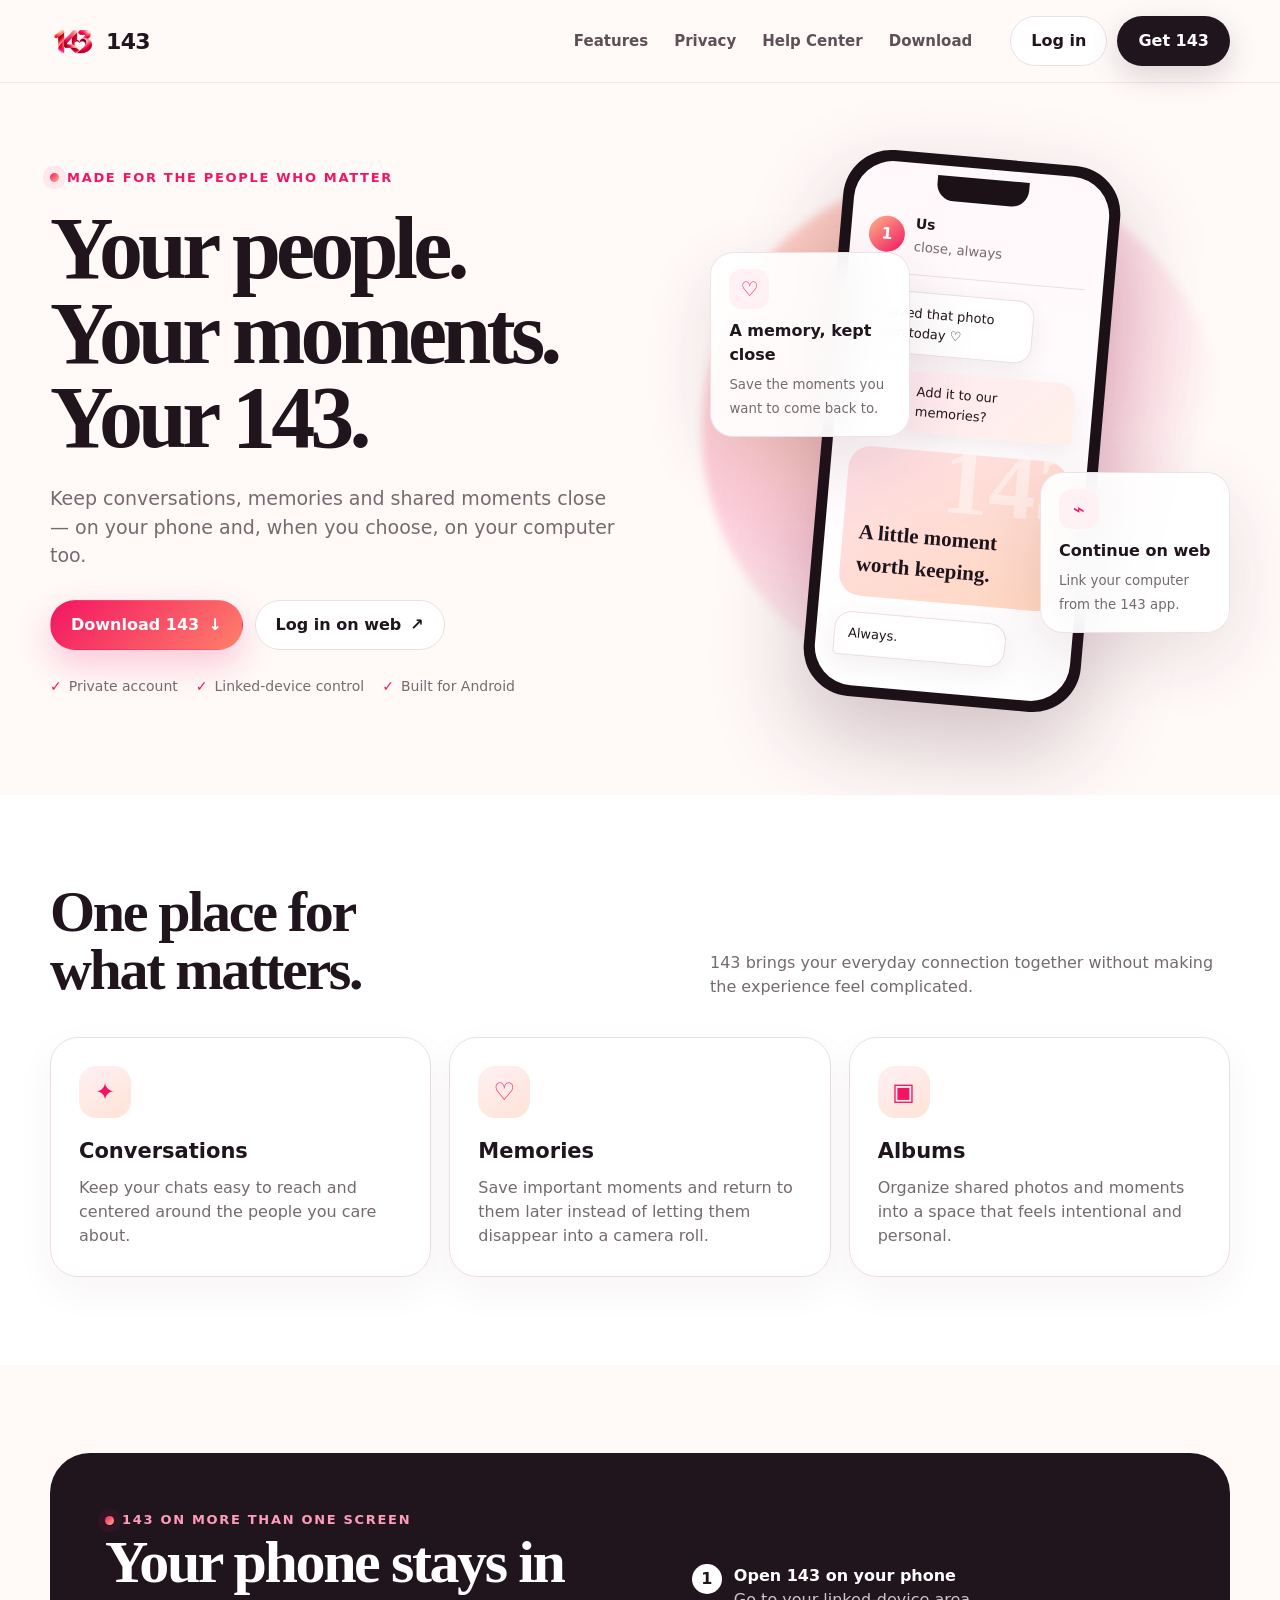
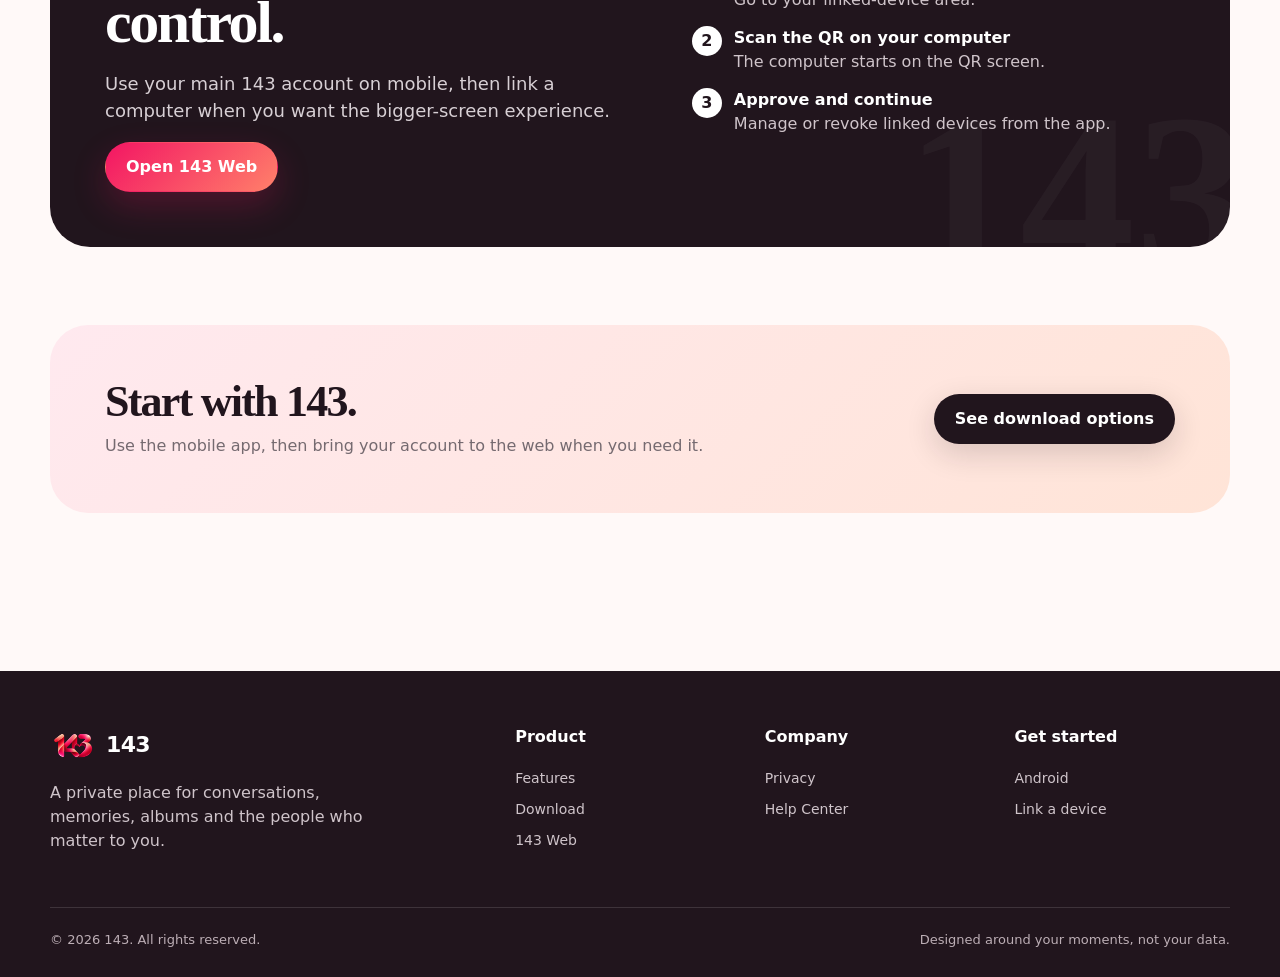
<file: index.html>
<!doctype html><html lang="en"><head><meta charset="utf-8"><meta name="viewport" content="width=device-width,initial-scale=1"><meta name="theme-color" content="#fff9f8"><meta name="description" content="143 — private conversations, memories and linked-device access."><title>143 — Stay close to what matters</title><link rel="icon" href="assets/logo.png"><link rel="stylesheet" href="assets/styles.css"></head><body><header class="site-header"><div class="container nav">
      <a class="brand" href="index.html"><img src="assets/logo.png" alt="143 logo"><span>143</span></a>
      <nav class="nav-links" aria-label="Main navigation">
        <a href="features.html">Features</a>
        <a href="privacy.html">Privacy</a>
        <a href="help.html">Help Center</a>
        <a href="download.html">Download</a>
      </nav>
      <div class="nav-actions"><a class="btn btn-light" href="login.html">Log in</a><a class="btn btn-dark" href="download.html">Get 143</a></div>
      <button class="menu-toggle" aria-label="Open menu">☰</button>
    </div></header><main>
<section class="hero"><div class="container hero-grid"><div>
  <div class="kicker"><span class="kicker-dot"></span>Made for the people who matter</div>
  <h1>Your people.<br>Your moments.<br>Your 143.</h1>
  <p>Keep conversations, memories and shared moments close — on your phone and, when you choose, on your computer too.</p>
  <div class="hero-actions"><a class="btn btn-primary" href="download.html">Download 143 <span>↓</span></a><a class="btn btn-light" href="login.html">Log in on web <span>↗</span></a></div>
  <div class="mini-note"><span>Private account</span><span>Linked-device control</span><span>Built for Android</span></div>
</div><div class="hero-art" aria-label="143 app preview">
  <div class="aura"></div><div class="floating-card float-one"><div class="icon-circle">♡</div><strong>A memory, kept close</strong><small>Save the moments you want to come back to.</small></div>
  <div class="phone"><div class="phone-screen"><div class="phone-notch"></div><div class="chat-top"><div class="avatar">1</div><div class="chat-title"><b>Us</b><small>close, always</small></div></div><div class="bubble left">I saved that photo from today ♡</div><div class="bubble right">Add it to our memories?</div><div class="memory-card">A little moment worth keeping.</div><div class="bubble left">Always.</div></div></div>
  <div class="floating-card float-two"><div class="icon-circle">⌁</div><strong>Continue on web</strong><small>Link your computer from the 143 app.</small></div>
</div></div></section>
<section class="section section-soft"><div class="container"><div class="section-head"><h2>One place for<br>what matters.</h2><p>143 brings your everyday connection together without making the experience feel complicated.</p></div><div class="card-grid">
  <article class="feature-card"><div class="feature-icon">✦</div><h3>Conversations</h3><p>Keep your chats easy to reach and centered around the people you care about.</p></article>
  <article class="feature-card"><div class="feature-icon">♡</div><h3>Memories</h3><p>Save important moments and return to them later instead of letting them disappear into a camera roll.</p></article>
  <article class="feature-card"><div class="feature-icon">▣</div><h3>Albums</h3><p>Organize shared photos and moments into a space that feels intentional and personal.</p></article>
</div></div></section>
<section class="section"><div class="container"><div class="story-band"><div><div class="kicker" style="color:#ff9cb8"><span class="kicker-dot"></span>143 on more than one screen</div><h2>Your phone stays in control.</h2><p>Use your main 143 account on mobile, then link a computer when you want the bigger-screen experience.</p><a class="btn btn-primary" href="login.html">Open 143 Web</a></div><div class="story-points"><div class="story-point"><i>1</i><div><b>Open 143 on your phone</b><br><span style="color:#cfc4ca">Go to your linked-device area.</span></div></div><div class="story-point"><i>2</i><div><b>Scan the QR on your computer</b><br><span style="color:#cfc4ca">The computer starts on the QR screen.</span></div></div><div class="story-point"><i>3</i><div><b>Approve and continue</b><br><span style="color:#cfc4ca">Manage or revoke linked devices from the app.</span></div></div></div></div>
<div class="cta-panel"><div><h2>Start with 143.</h2><p>Use the mobile app, then bring your account to the web when you need it.</p></div><a class="btn btn-dark" href="download.html">See download options</a></div></div></section>
</main><footer class="site-footer"><div class="container">
      <div class="footer-grid">
        <div class="footer-brand"><a class="brand" href="index.html"><img src="assets/logo.png" alt="143 logo"><span>143</span></a><p>A private place for conversations, memories, albums and the people who matter to you.</p></div>
        <div class="footer-col"><b>Product</b><a href="features.html">Features</a><a href="download.html">Download</a><a href="login.html">143 Web</a></div>
        <div class="footer-col"><b>Company</b><a href="privacy.html">Privacy</a><a href="help.html">Help Center</a></div>
        <div class="footer-col"><b>Get started</b><a href="download.html">Android</a><a href="login.html">Link a device</a></div>
      </div>
      <div class="footer-bottom"><span>© <span data-year></span> 143. All rights reserved.</span><span>Designed around your moments, not your data.</span></div>
    </div></footer><script src="assets/app.js"></script></body></html>
</file>
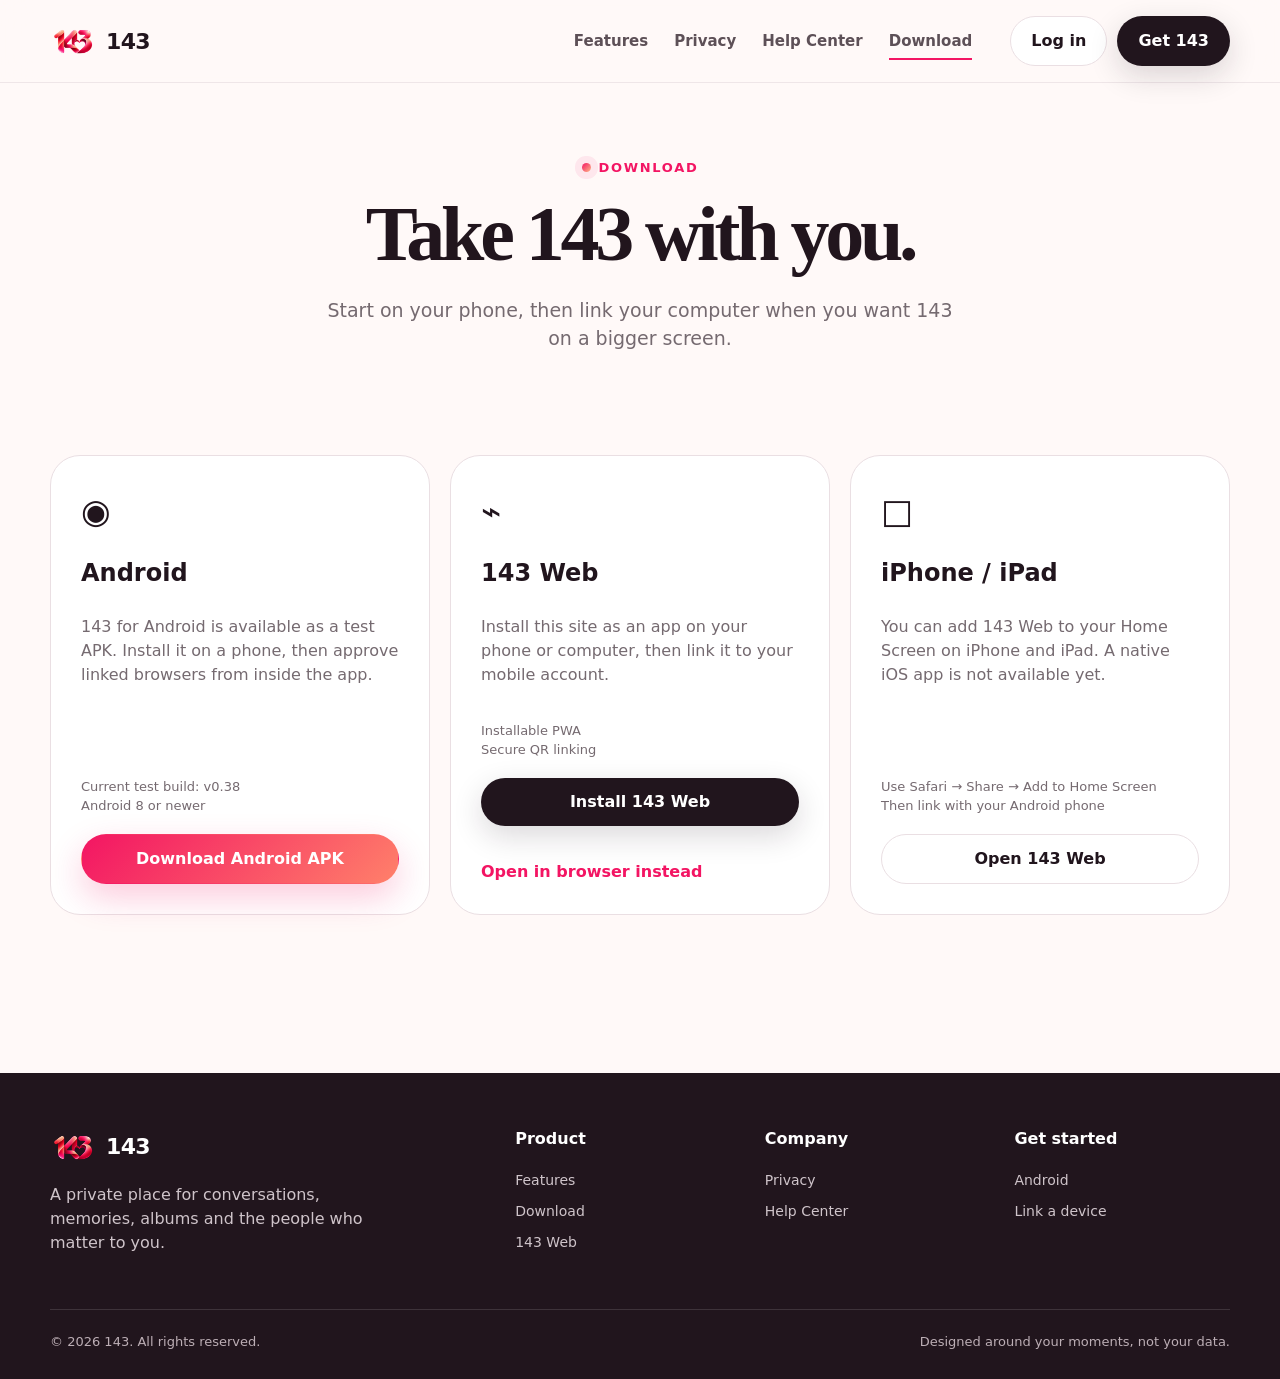
<file: download.html>
<!doctype html><html lang="en"><head><meta charset="utf-8"><meta name="viewport" content="width=device-width,initial-scale=1"><meta name="theme-color" content="#fff9f8"><meta name="description" content="143 — private conversations, memories and linked-device access."><title>Download — 143</title><link rel="icon" href="assets/logo.png"><link rel="stylesheet" href="assets/styles.css"></head><body><header class="site-header"><div class="container nav">
      <a class="brand" href="index.html"><img src="assets/logo.png" alt="143 logo"><span>143</span></a>
      <nav class="nav-links" aria-label="Main navigation">
        <a href="features.html">Features</a>
        <a href="privacy.html">Privacy</a>
        <a href="help.html">Help Center</a>
        <a href="download.html" class="active">Download</a>
      </nav>
      <div class="nav-actions"><a class="btn btn-light" href="login.html">Log in</a><a class="btn btn-dark" href="download.html">Get 143</a></div>
      <button class="menu-toggle" aria-label="Open menu">☰</button>
    </div></header><main><section class="page-hero"><div class="container"><div class="kicker"><span class="kicker-dot"></span>Download</div><h1>Take 143 with you.</h1><p>Start on your phone, then link your computer when you want 143 on a bigger screen.</p></div></section>
<section class="section" style="padding-top:24px"><div class="container"><div class="download-grid">
<article class="download-card"><div class="platform-icon">◉</div><h2>Android</h2><p>143 for Android is available as a test APK. Install it on a phone, then approve linked browsers from inside the app.</p><div class="meta">Current test build: v0.38<br>Android 8 or newer</div><a class="btn btn-primary" href="https://github.com/Klegyoag/143-link-site/releases/download/v0.38.0-test/143_M38_ARM64_TEST.apk">Download Android APK</a></article>
<article class="download-card"><div class="platform-icon">⌁</div><h2>143 Web</h2><p>Install this site as an app on your phone or computer, then link it to your mobile account.</p><div class="meta">Installable PWA<br>Secure QR linking</div><button class="btn btn-dark" id="installPwa" type="button">Install 143 Web</button><div class="install-hint" id="installHint"></div><a class="text-link" href="login.html">Open in browser instead</a></article>
<article class="download-card"><div class="platform-icon">□</div><h2>iPhone / iPad</h2><p>You can add 143 Web to your Home Screen on iPhone and iPad. A native iOS app is not available yet.</p><div class="meta">Use Safari → Share → Add to Home Screen<br>Then link with your Android phone</div><a class="btn btn-light" href="login.html">Open 143 Web</a></article>
</div></div></section></main><footer class="site-footer"><div class="container">
      <div class="footer-grid">
        <div class="footer-brand"><a class="brand" href="index.html"><img src="assets/logo.png" alt="143 logo"><span>143</span></a><p>A private place for conversations, memories, albums and the people who matter to you.</p></div>
        <div class="footer-col"><b>Product</b><a href="features.html">Features</a><a href="download.html">Download</a><a href="login.html">143 Web</a></div>
        <div class="footer-col"><b>Company</b><a href="privacy.html">Privacy</a><a href="help.html">Help Center</a></div>
        <div class="footer-col"><b>Get started</b><a href="download.html">Android</a><a href="login.html">Link a device</a></div>
      </div>
      <div class="footer-bottom"><span>© <span data-year></span> 143. All rights reserved.</span><span>Designed around your moments, not your data.</span></div>
    </div></footer><script src="assets/app.js"></script></body></html>
</file>
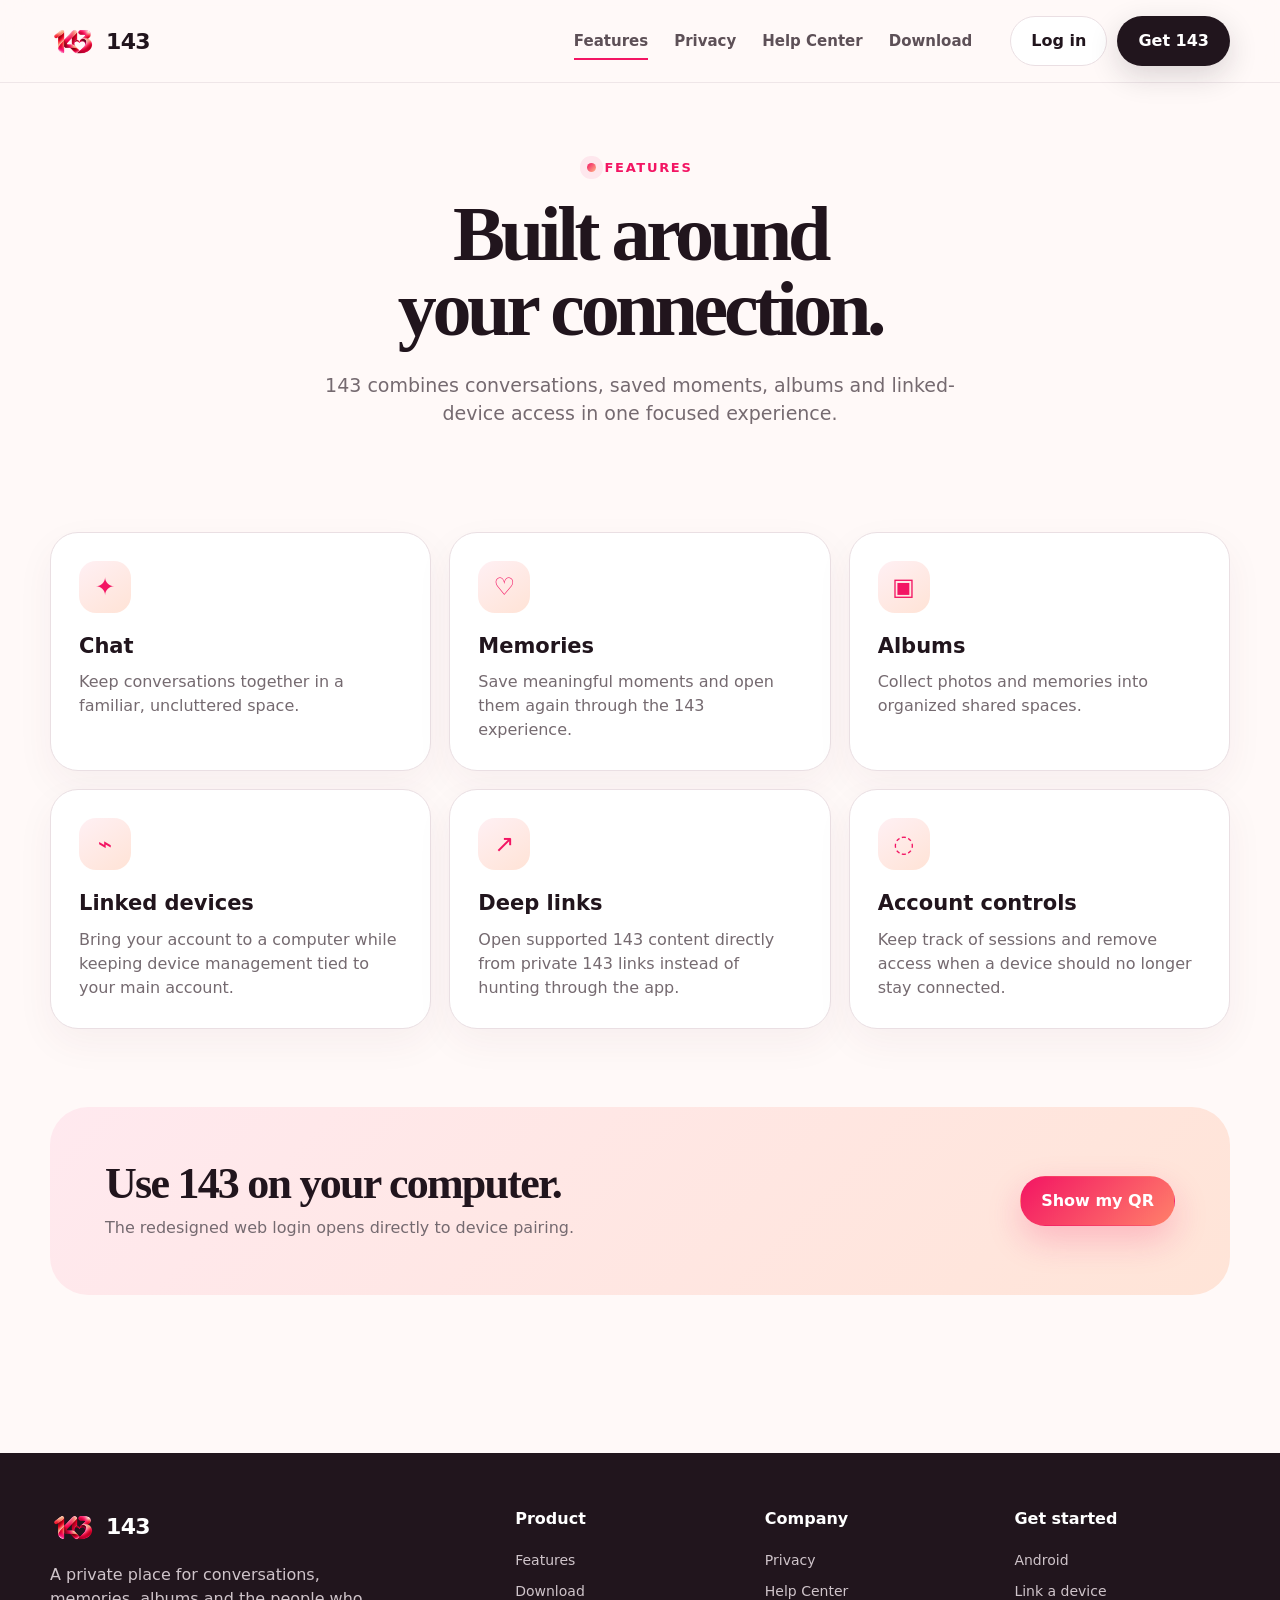
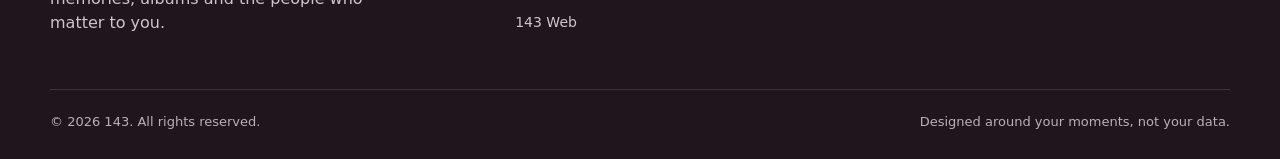
<file: features.html>
<!doctype html><html lang="en"><head><meta charset="utf-8"><meta name="viewport" content="width=device-width,initial-scale=1"><meta name="theme-color" content="#fff9f8"><meta name="description" content="143 — private conversations, memories and linked-device access."><title>Features — 143</title><link rel="icon" href="assets/logo.png"><link rel="stylesheet" href="assets/styles.css"></head><body><header class="site-header"><div class="container nav">
      <a class="brand" href="index.html"><img src="assets/logo.png" alt="143 logo"><span>143</span></a>
      <nav class="nav-links" aria-label="Main navigation">
        <a href="features.html" class="active">Features</a>
        <a href="privacy.html">Privacy</a>
        <a href="help.html">Help Center</a>
        <a href="download.html">Download</a>
      </nav>
      <div class="nav-actions"><a class="btn btn-light" href="login.html">Log in</a><a class="btn btn-dark" href="download.html">Get 143</a></div>
      <button class="menu-toggle" aria-label="Open menu">☰</button>
    </div></header><main><section class="page-hero"><div class="container"><div class="kicker"><span class="kicker-dot"></span>Features</div><h1>Built around<br>your connection.</h1><p>143 combines conversations, saved moments, albums and linked-device access in one focused experience.</p></div></section>
<section class="section" style="padding-top:26px"><div class="container"><div class="card-grid">
<article class="feature-card"><div class="feature-icon">✦</div><h3>Chat</h3><p>Keep conversations together in a familiar, uncluttered space.</p></article>
<article class="feature-card"><div class="feature-icon">♡</div><h3>Memories</h3><p>Save meaningful moments and open them again through the 143 experience.</p></article>
<article class="feature-card"><div class="feature-icon">▣</div><h3>Albums</h3><p>Collect photos and memories into organized shared spaces.</p></article>
<article class="feature-card"><div class="feature-icon">⌁</div><h3>Linked devices</h3><p>Bring your account to a computer while keeping device management tied to your main account.</p></article>
<article class="feature-card"><div class="feature-icon">↗</div><h3>Deep links</h3><p>Open supported 143 content directly from private 143 links instead of hunting through the app.</p></article>
<article class="feature-card"><div class="feature-icon">◌</div><h3>Account controls</h3><p>Keep track of sessions and remove access when a device should no longer stay connected.</p></article>
</div><div class="cta-panel"><div><h2>Use 143 on your computer.</h2><p>The redesigned web login opens directly to device pairing.</p></div><a class="btn btn-primary" href="login.html">Show my QR</a></div></div></section></main><footer class="site-footer"><div class="container">
      <div class="footer-grid">
        <div class="footer-brand"><a class="brand" href="index.html"><img src="assets/logo.png" alt="143 logo"><span>143</span></a><p>A private place for conversations, memories, albums and the people who matter to you.</p></div>
        <div class="footer-col"><b>Product</b><a href="features.html">Features</a><a href="download.html">Download</a><a href="login.html">143 Web</a></div>
        <div class="footer-col"><b>Company</b><a href="privacy.html">Privacy</a><a href="help.html">Help Center</a></div>
        <div class="footer-col"><b>Get started</b><a href="download.html">Android</a><a href="login.html">Link a device</a></div>
      </div>
      <div class="footer-bottom"><span>© <span data-year></span> 143. All rights reserved.</span><span>Designed around your moments, not your data.</span></div>
    </div></footer><script src="assets/app.js"></script></body></html>
</file>
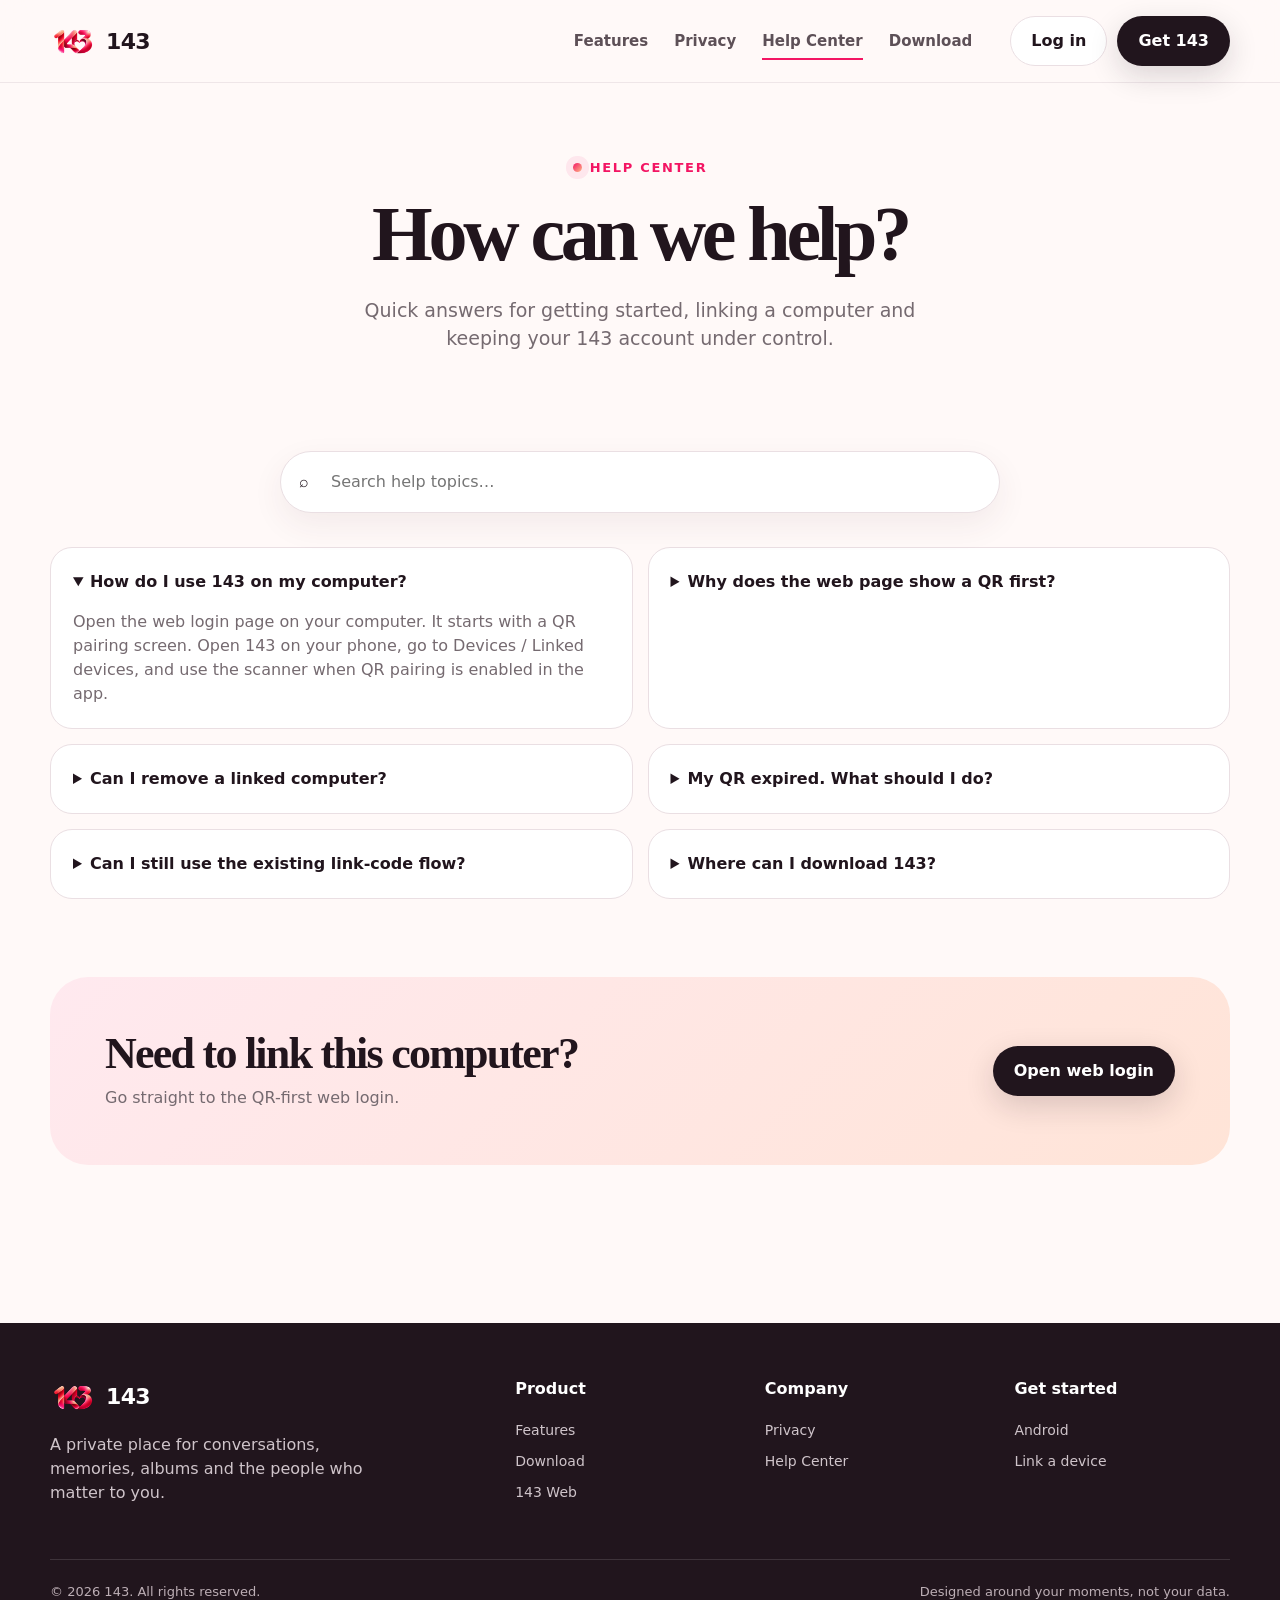
<file: help.html>
<!doctype html><html lang="en"><head><meta charset="utf-8"><meta name="viewport" content="width=device-width,initial-scale=1"><meta name="theme-color" content="#fff9f8"><meta name="description" content="143 — private conversations, memories and linked-device access."><title>Help Center — 143</title><link rel="icon" href="assets/logo.png"><link rel="stylesheet" href="assets/styles.css"></head><body><header class="site-header"><div class="container nav">
      <a class="brand" href="index.html"><img src="assets/logo.png" alt="143 logo"><span>143</span></a>
      <nav class="nav-links" aria-label="Main navigation">
        <a href="features.html">Features</a>
        <a href="privacy.html">Privacy</a>
        <a href="help.html" class="active">Help Center</a>
        <a href="download.html">Download</a>
      </nav>
      <div class="nav-actions"><a class="btn btn-light" href="login.html">Log in</a><a class="btn btn-dark" href="download.html">Get 143</a></div>
      <button class="menu-toggle" aria-label="Open menu">☰</button>
    </div></header><main><section class="page-hero"><div class="container"><div class="kicker"><span class="kicker-dot"></span>Help Center</div><h1>How can we help?</h1><p>Quick answers for getting started, linking a computer and keeping your 143 account under control.</p></div></section>
<section class="section" style="padding-top:20px"><div class="container"><div class="help-search"><span>⌕</span><input id="helpSearch" type="search" placeholder="Search help topics…" aria-label="Search help topics"></div><div class="faq-grid">
<details class="faq" open><summary>How do I use 143 on my computer?</summary><p>Open the web login page on your computer. It starts with a QR pairing screen. Open 143 on your phone, go to Devices / Linked devices, and use the scanner when QR pairing is enabled in the app.</p></details>
<details class="faq"><summary>Why does the web page show a QR first?</summary><p>The intended flow keeps the phone as the trusted primary device. The computer asks to be linked instead of making password entry the first step.</p></details>
<details class="faq"><summary>Can I remove a linked computer?</summary><p>Yes. Linked-device access should be revocable from the Devices area in the mobile app.</p></details>
<details class="faq"><summary>My QR expired. What should I do?</summary><p>Refresh the web login page to generate a new pairing session once live server-backed QR pairing is connected.</p></details>
<details class="faq"><summary>Can I still use the existing link-code flow?</summary><p>Yes. The web login keeps the current username/password and link ID/token flow as a fallback while QR pairing is being wired to the backend.</p></details>
<details class="faq"><summary>Where can I download 143?</summary><p>Open the Download page to see the Android and web options. Store links can be connected there when official distribution URLs are ready.</p></details>
</div><div class="cta-panel"><div><h2>Need to link this computer?</h2><p>Go straight to the QR-first web login.</p></div><a class="btn btn-dark" href="login.html">Open web login</a></div></div></section></main><footer class="site-footer"><div class="container">
      <div class="footer-grid">
        <div class="footer-brand"><a class="brand" href="index.html"><img src="assets/logo.png" alt="143 logo"><span>143</span></a><p>A private place for conversations, memories, albums and the people who matter to you.</p></div>
        <div class="footer-col"><b>Product</b><a href="features.html">Features</a><a href="download.html">Download</a><a href="login.html">143 Web</a></div>
        <div class="footer-col"><b>Company</b><a href="privacy.html">Privacy</a><a href="help.html">Help Center</a></div>
        <div class="footer-col"><b>Get started</b><a href="download.html">Android</a><a href="login.html">Link a device</a></div>
      </div>
      <div class="footer-bottom"><span>© <span data-year></span> 143. All rights reserved.</span><span>Designed around your moments, not your data.</span></div>
    </div></footer><script src="assets/app.js"></script></body></html>
</file>
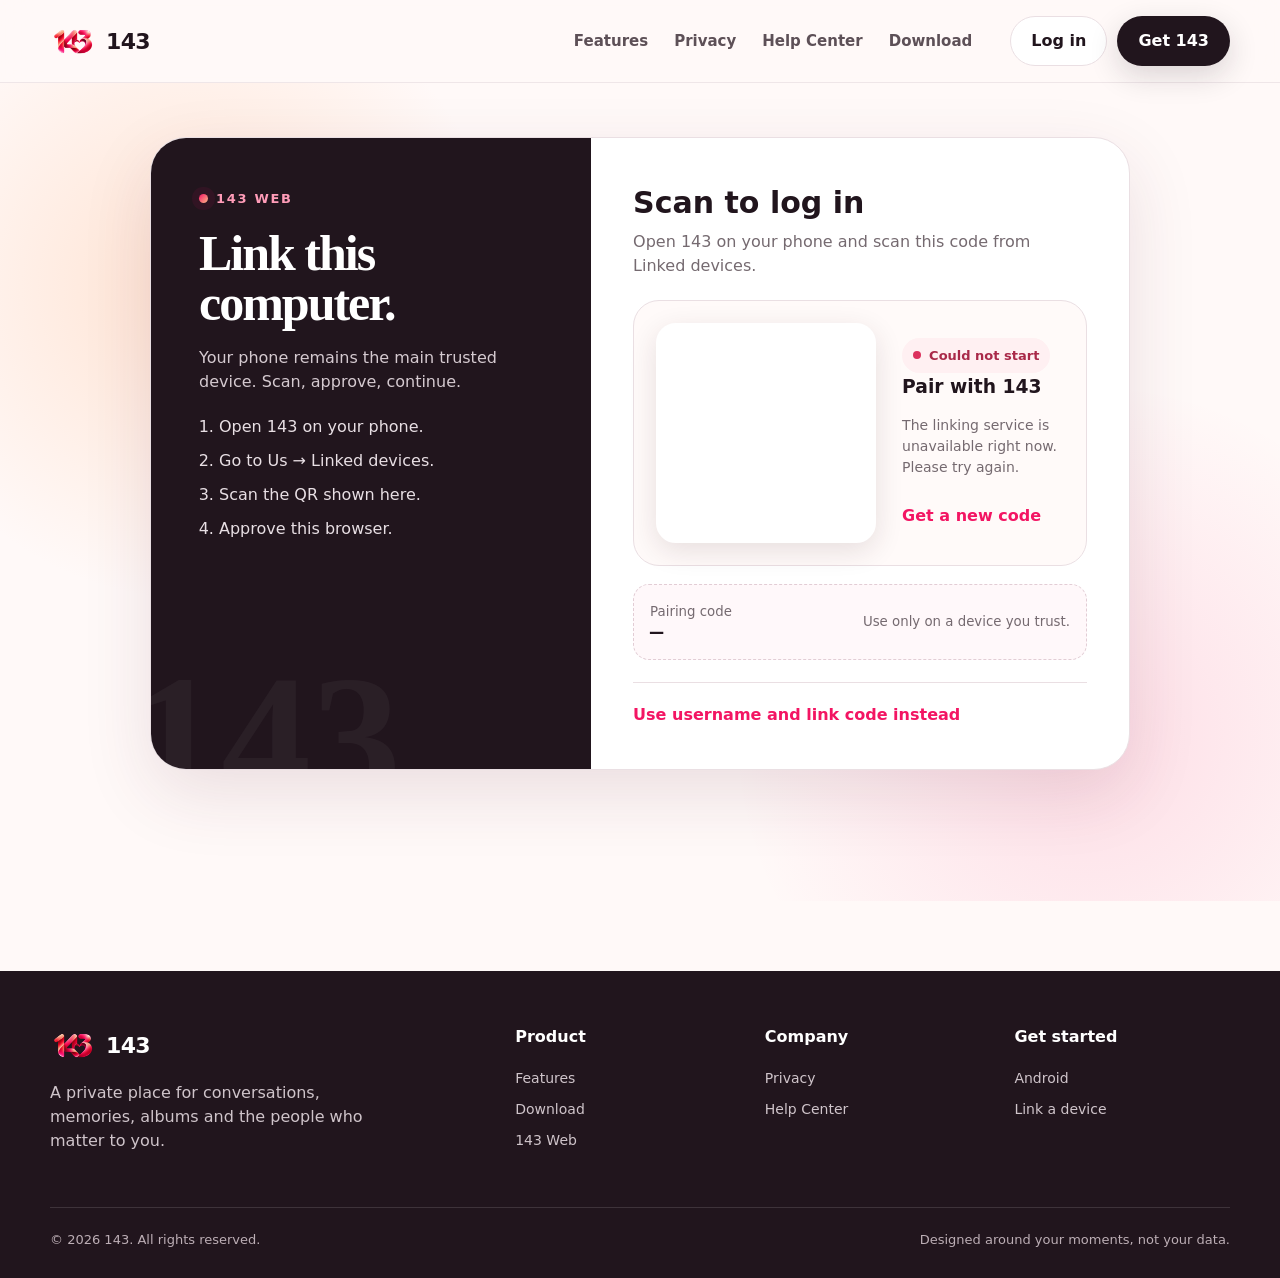
<file: login.html>
<!doctype html><html lang="en"><head><meta charset="utf-8"><meta name="viewport" content="width=device-width,initial-scale=1"><meta name="theme-color" content="#fff9f8"><meta name="description" content="143 — private conversations, memories and linked-device access."><title>Log in — 143</title><link rel="icon" href="assets/logo.png"><link rel="stylesheet" href="assets/styles.css"></head><body><header class="site-header"><div class="container nav">
      <a class="brand" href="index.html"><img src="assets/logo.png" alt="143 logo"><span>143</span></a>
      <nav class="nav-links" aria-label="Main navigation">
        <a href="features.html">Features</a>
        <a href="privacy.html">Privacy</a>
        <a href="help.html">Help Center</a>
        <a href="download.html">Download</a>
      </nav>
      <div class="nav-actions"><a class="btn btn-light" href="login.html">Log in</a><a class="btn btn-dark" href="download.html">Get 143</a></div>
      <button class="menu-toggle" aria-label="Open menu">☰</button>
    </div></header><main class="login-shell"><div class="container"><div class="login-card"><aside class="login-copy"><div class="kicker" style="color:#ff9cb8"><span class="kicker-dot"></span>143 Web</div><h1>Link this computer.</h1><p>Your phone remains the main trusted device. Scan, approve, continue.</p><ol><li>Open 143 on your phone.</li><li>Go to Us → Linked devices.</li><li>Scan the QR shown here.</li><li>Approve this browser.</li></ol></aside><section class="login-main"><h2>Scan to log in</h2><p class="sub">Open 143 on your phone and scan this code from Linked devices.</p><div class="qr-wrap"><div class="qr-box"><div id="pairQr" role="img" aria-label="Short-lived 143 device pairing QR code"></div></div><div class="qr-meta"><span class="status-pill" id="pairStatus"><span class="pulse"></span>Creating secure code</span><h3>Pair with 143</h3><p id="pairMessage">Preparing a private connection…</p><button class="text-link pair-retry" id="pairRetry" hidden>Get a new code</button></div></div><div class="code-row"><div><small>Pairing code</small><div class="pair-code" id="pairCode">—</div></div><small>Use only on a device you trust.</small></div><div class="alt-login"><button class="text-link" id="altLoginBtn">Use username and link code instead</button>
<div class="fallback" id="fallback"><form id="loginForm"><label class="field"><span>Username</span><input id="username" autocomplete="username" required></label><label class="field"><span>Password</span><input id="password" type="password" autocomplete="current-password" required></label><div class="error" id="loginError"></div><button class="btn btn-primary" style="width:100%">Continue securely</button></form><div class="fallback" id="legacyLink"><form id="linkForm"><div class="notice">Signed in. In the 143 app, generate the current link ID/token and enter them below.</div><label class="field"><span>Link ID</span><input id="intent" placeholder="xxxxxxxx-xxxx-xxxx-xxxx-xxxxxxxxxxxx" required></label><label class="field"><span>Link token</span><input id="linkToken" placeholder="143-LINK-…" required></label><label class="field"><span>Name this screen</span><input id="deviceName" value="143 Web" maxlength="100"></label><div class="error" id="linkError"></div><button class="btn btn-dark" style="width:100%">Link this device</button></form></div></div></div></section></div></div></main><footer class="site-footer"><div class="container">
      <div class="footer-grid">
        <div class="footer-brand"><a class="brand" href="index.html"><img src="assets/logo.png" alt="143 logo"><span>143</span></a><p>A private place for conversations, memories, albums and the people who matter to you.</p></div>
        <div class="footer-col"><b>Product</b><a href="features.html">Features</a><a href="download.html">Download</a><a href="login.html">143 Web</a></div>
        <div class="footer-col"><b>Company</b><a href="privacy.html">Privacy</a><a href="help.html">Help Center</a></div>
        <div class="footer-col"><b>Get started</b><a href="download.html">Android</a><a href="login.html">Link a device</a></div>
      </div>
      <div class="footer-bottom"><span>© <span data-year></span> 143. All rights reserved.</span><span>Designed around your moments, not your data.</span></div>
    </div></footer><script src="assets/qrcode.bundle.js"></script><script src="assets/app.js"></script></body></html>
</file>
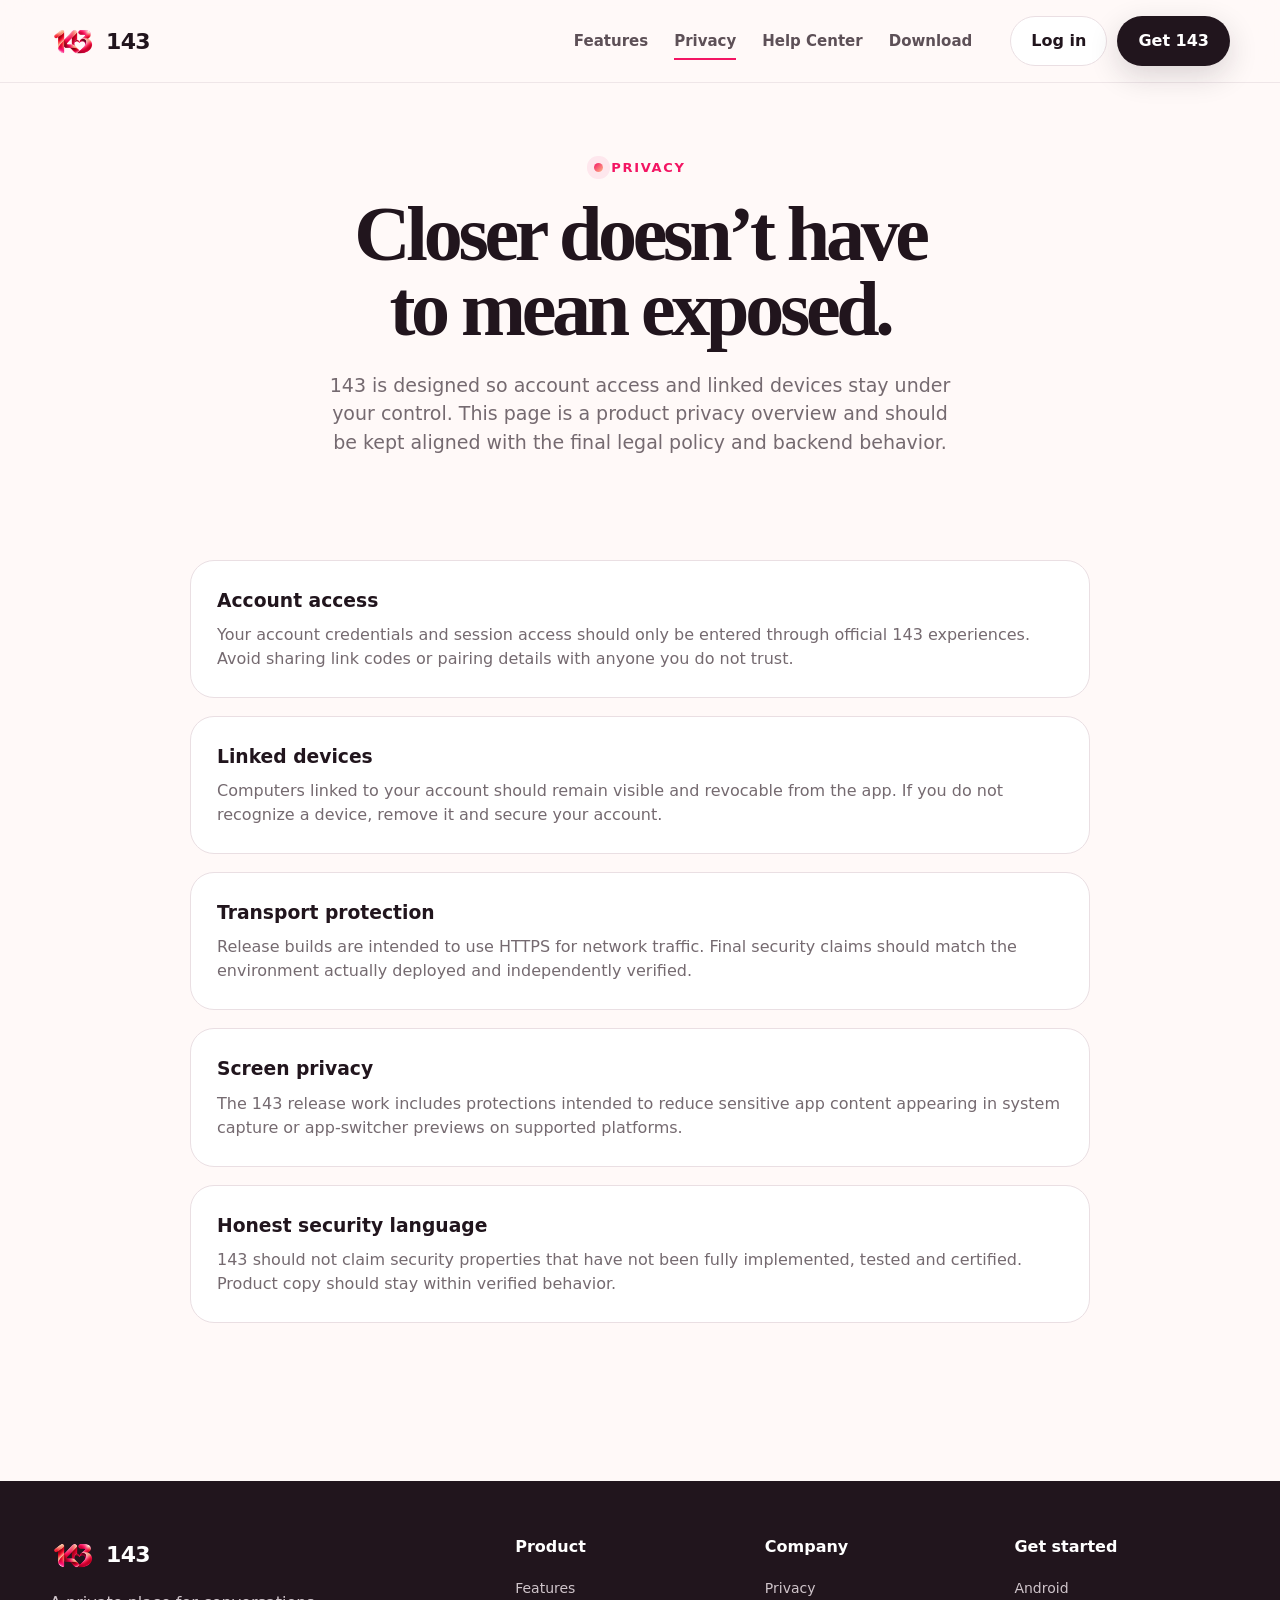
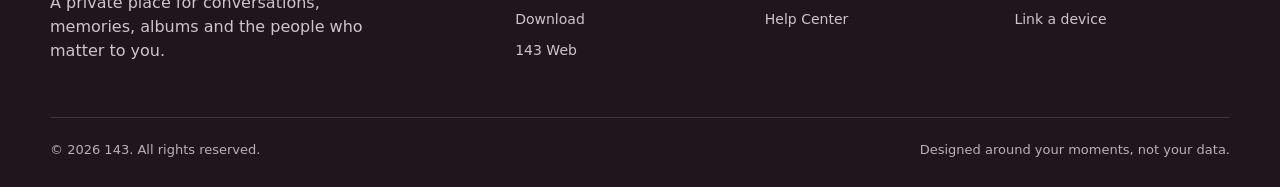
<file: privacy.html>
<!doctype html><html lang="en"><head><meta charset="utf-8"><meta name="viewport" content="width=device-width,initial-scale=1"><meta name="theme-color" content="#fff9f8"><meta name="description" content="143 — private conversations, memories and linked-device access."><title>Privacy — 143</title><link rel="icon" href="assets/logo.png"><link rel="stylesheet" href="assets/styles.css"></head><body><header class="site-header"><div class="container nav">
      <a class="brand" href="index.html"><img src="assets/logo.png" alt="143 logo"><span>143</span></a>
      <nav class="nav-links" aria-label="Main navigation">
        <a href="features.html">Features</a>
        <a href="privacy.html" class="active">Privacy</a>
        <a href="help.html">Help Center</a>
        <a href="download.html">Download</a>
      </nav>
      <div class="nav-actions"><a class="btn btn-light" href="login.html">Log in</a><a class="btn btn-dark" href="download.html">Get 143</a></div>
      <button class="menu-toggle" aria-label="Open menu">☰</button>
    </div></header><main><section class="page-hero"><div class="container"><div class="kicker"><span class="kicker-dot"></span>Privacy</div><h1>Closer doesn’t have<br>to mean exposed.</h1><p>143 is designed so account access and linked devices stay under your control. This page is a product privacy overview and should be kept aligned with the final legal policy and backend behavior.</p></div></section>
<section class="section" style="padding-top:26px"><div class="container"><div class="privacy-stack">
<div class="privacy-item"><h3>Account access</h3><p>Your account credentials and session access should only be entered through official 143 experiences. Avoid sharing link codes or pairing details with anyone you do not trust.</p></div>
<div class="privacy-item"><h3>Linked devices</h3><p>Computers linked to your account should remain visible and revocable from the app. If you do not recognize a device, remove it and secure your account.</p></div>
<div class="privacy-item"><h3>Transport protection</h3><p>Release builds are intended to use HTTPS for network traffic. Final security claims should match the environment actually deployed and independently verified.</p></div>
<div class="privacy-item"><h3>Screen privacy</h3><p>The 143 release work includes protections intended to reduce sensitive app content appearing in system capture or app-switcher previews on supported platforms.</p></div>
<div class="privacy-item"><h3>Honest security language</h3><p>143 should not claim security properties that have not been fully implemented, tested and certified. Product copy should stay within verified behavior.</p></div>
</div></div></section></main><footer class="site-footer"><div class="container">
      <div class="footer-grid">
        <div class="footer-brand"><a class="brand" href="index.html"><img src="assets/logo.png" alt="143 logo"><span>143</span></a><p>A private place for conversations, memories, albums and the people who matter to you.</p></div>
        <div class="footer-col"><b>Product</b><a href="features.html">Features</a><a href="download.html">Download</a><a href="login.html">143 Web</a></div>
        <div class="footer-col"><b>Company</b><a href="privacy.html">Privacy</a><a href="help.html">Help Center</a></div>
        <div class="footer-col"><b>Get started</b><a href="download.html">Android</a><a href="login.html">Link a device</a></div>
      </div>
      <div class="footer-bottom"><span>© <span data-year></span> 143. All rights reserved.</span><span>Designed around your moments, not your data.</span></div>
    </div></footer><script src="assets/app.js"></script></body></html>
</file>
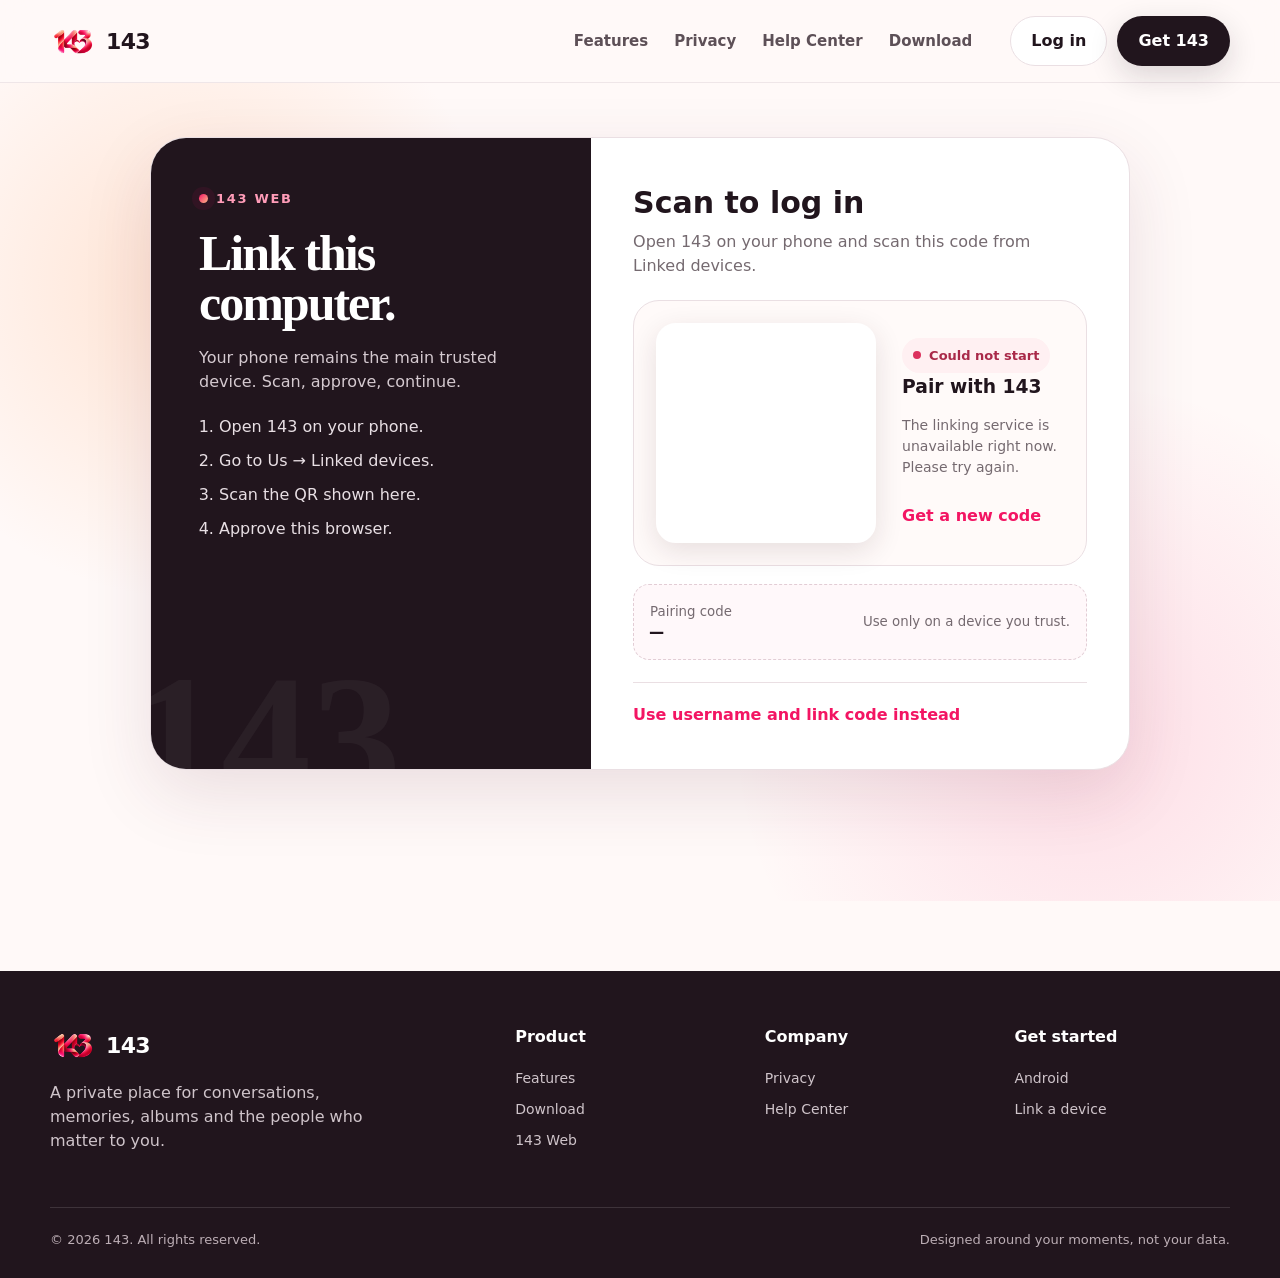
<file: web.html>
<!doctype html>
<html lang="en">
<head>
  <meta charset="utf-8">
  <meta name="viewport" content="width=device-width,initial-scale=1">
  <meta name="theme-color" content="#fff9f8">
  <meta name="description" content="Your private 143 space on a linked device.">
  <title>Your space — 143 Web</title>
  <link rel="icon" href="assets/logo.png">
  <link rel="stylesheet" href="assets/styles.css">
  <link rel="stylesheet" href="assets/web.css">
</head>
<body class="web-body">
  <header class="web-header">
    <div class="container web-topbar">
      <a class="brand" href="web.html"><img src="assets/logo.png" alt="143 logo"><span>143 Web</span></a>
      <span class="web-connection" id="connection">Connecting…</span>
      <button class="btn btn-light" id="signOut" type="button">Sign out</button>
    </div>
  </header>
  <div class="container web-layout">
    <nav class="web-nav" aria-label="Your space">
      <button class="web-nav-item active" data-view="home" type="button">⌂ <span>Home</span></button>
      <button class="web-nav-item" data-view="memories" type="button">▧ <span>Memories</span></button>
      <button class="web-nav-item" data-view="chat" type="button">◌ <span>Chat</span></button>
      <button class="web-nav-item" data-view="account" type="button">♡ <span>Us</span></button>
      <p class="web-nav-note">Linked with your phone. Revoke this browser any time from Linked devices in the app.</p>
    </nav>
    <main class="web-main" id="webMain" aria-live="polite">
      <div class="web-skeleton" aria-label="Loading your space"><div></div><div></div><div></div></div>
    </main>
  </div>
  <script src="assets/app.js?v=5"></script>
  <script src="assets/web.js?v=5"></script>
</body>
</html>
</file>
<file: assets/styles.css>
:root{
  --bg:#fff9f8;
  --surface:#ffffff;
  --surface-soft:#fff1f4;
  --ink:#21151d;
  --muted:#756a70;
  --line:#eadfe3;
  --pink:#f31563;
  --rose:#ec5e7a;
  --coral:#ff806a;
  --peach:#ffb889;
  --deep:#6f1537;
  --shadow:0 24px 70px rgba(91,35,56,.12);
  --radius-xl:38px;
  --radius-lg:28px;
  --radius-md:18px;
  --max:1180px;
}
*{box-sizing:border-box}
html{scroll-behavior:smooth}
body{margin:0;background:var(--bg);color:var(--ink);font-family:Inter,ui-sans-serif,system-ui,-apple-system,BlinkMacSystemFont,"Segoe UI",sans-serif;line-height:1.5}
a{color:inherit;text-decoration:none}
button,input{font:inherit}
img{max-width:100%;display:block}
.container{width:min(var(--max),calc(100% - 40px));margin-inline:auto}
.site-header{position:sticky;top:0;z-index:100;background:rgba(255,249,248,.88);backdrop-filter:blur(18px);border-bottom:1px solid rgba(234,223,227,.75)}
.nav{height:82px;display:flex;align-items:center;gap:28px}
.brand{display:flex;align-items:center;gap:10px;font-weight:900;letter-spacing:-.03em;font-size:22px;margin-right:auto}
.brand img{width:46px;height:40px;object-fit:contain}
.nav-links{display:flex;align-items:center;gap:26px;color:#5d5057;font-weight:650;font-size:15px}
.nav-links a{position:relative}
.nav-links a:after{content:"";position:absolute;left:0;right:0;bottom:-8px;height:2px;background:var(--pink);transform:scaleX(0);transform-origin:left;transition:.2s ease}
.nav-links a:hover:after,.nav-links a.active:after{transform:scaleX(1)}
.nav-actions{display:flex;align-items:center;gap:10px;margin-left:10px}
.btn{display:inline-flex;align-items:center;justify-content:center;gap:9px;border-radius:999px;padding:12px 20px;font-weight:800;border:1px solid transparent;cursor:pointer;transition:transform .18s ease,box-shadow .18s ease,background .18s ease}
.btn:hover{transform:translateY(-1px)}
.btn-dark{background:var(--ink);color:#fff;box-shadow:0 10px 30px rgba(33,21,29,.16)}
.btn-primary{background:linear-gradient(135deg,var(--pink),var(--coral));color:#fff;box-shadow:0 14px 34px rgba(243,21,99,.22)}
.btn-light{background:#fff;border-color:var(--line)}
.btn-ghost{background:transparent;border-color:var(--line)}
.menu-toggle{display:none;border:0;background:transparent;padding:8px;font-size:24px}
.hero{padding:68px 0 84px;overflow:hidden}
.hero-grid{display:grid;grid-template-columns:1.04fr .96fr;align-items:center;gap:64px}
.kicker{display:inline-flex;align-items:center;gap:8px;color:var(--pink);font-size:13px;text-transform:uppercase;letter-spacing:.13em;font-weight:900}
.kicker-dot{width:9px;height:9px;border-radius:50%;background:linear-gradient(135deg,var(--pink),var(--peach));box-shadow:0 0 0 7px rgba(243,21,99,.08)}
.hero h1,.page-hero h1{font-family:Georgia,"Times New Roman",serif;font-size:clamp(52px,7vw,88px);line-height:.96;letter-spacing:-.055em;margin:18px 0 24px;font-weight:800}
.hero p,.page-hero p{font-size:19px;color:var(--muted);max-width:630px;margin:0 0 30px}
.hero-actions{display:flex;gap:12px;flex-wrap:wrap}
.mini-note{display:flex;gap:18px;flex-wrap:wrap;margin-top:26px;color:var(--muted);font-size:14px}
.mini-note span:before{content:"✓";color:var(--pink);font-weight:900;margin-right:7px}
.hero-art{position:relative;min-height:560px;display:grid;place-items:center}
.aura{position:absolute;width:520px;height:520px;border-radius:50%;background:radial-gradient(circle at 32% 30%,rgba(255,184,137,.65),rgba(243,21,99,.19) 45%,transparent 70%);filter:blur(4px)}
.phone{position:relative;width:278px;height:548px;border-radius:48px;background:#1d1118;padding:11px;box-shadow:0 38px 90px rgba(77,31,49,.26);transform:rotate(5deg);z-index:2}
.phone-screen{height:100%;border-radius:39px;background:linear-gradient(180deg,#fff8fa,#fff);overflow:hidden;padding:24px 18px;position:relative}
.phone-notch{position:absolute;top:10px;left:50%;transform:translateX(-50%);width:92px;height:25px;background:#1d1118;border-radius:0 0 17px 17px}
.chat-top{display:flex;align-items:center;gap:10px;margin-top:26px;padding-bottom:16px;border-bottom:1px solid var(--line)}
.avatar{width:36px;height:36px;border-radius:50%;background:linear-gradient(135deg,#ffb889,#f31563);display:grid;place-items:center;color:white;font-weight:900}
.chat-title b{display:block;font-size:14px}.chat-title small{color:var(--muted)}
.bubble{max-width:78%;padding:11px 13px;border-radius:17px;font-size:13px;margin-top:16px;box-shadow:0 8px 25px rgba(85,42,56,.08)}
.bubble.left{background:#fff;border:1px solid var(--line);border-bottom-left-radius:5px}
.bubble.right{margin-left:auto;background:linear-gradient(135deg,#ffebf2,#fff0e9);border-bottom-right-radius:5px}
.memory-card{margin-top:18px;border-radius:22px;background:linear-gradient(145deg,#ffe1e8,#ffd7bf);height:150px;padding:16px;display:flex;align-items:flex-end;font-family:Georgia,serif;font-weight:800;font-size:21px;position:relative;overflow:hidden}
.memory-card:before{content:"143";position:absolute;right:-16px;top:-20px;font:900 94px/1 Georgia,serif;color:rgba(255,255,255,.45)}
.floating-card{position:absolute;z-index:3;background:rgba(255,255,255,.92);backdrop-filter:blur(20px);border:1px solid rgba(234,223,227,.85);box-shadow:var(--shadow);border-radius:23px;padding:16px 18px}
.float-one{left:3%;top:18%;width:200px}.float-two{right:0;bottom:14%;width:190px}
.floating-card strong{display:block;margin-bottom:5px}.floating-card small{color:var(--muted)}
.icon-circle{width:40px;height:40px;border-radius:13px;background:var(--surface-soft);display:grid;place-items:center;color:var(--pink);font-size:20px;margin-bottom:10px}
.section{padding:88px 0}
.section-soft{background:#fff}
.section-head{display:flex;align-items:end;justify-content:space-between;gap:30px;margin-bottom:38px}
.section-head h2{font:800 clamp(38px,5vw,58px)/1 Georgia,serif;letter-spacing:-.04em;margin:0}
.section-head p{max-width:520px;color:var(--muted);margin:0}
.card-grid{display:grid;grid-template-columns:repeat(3,1fr);gap:18px}
.feature-card{border:1px solid var(--line);background:var(--surface);padding:28px;border-radius:28px;min-height:235px;box-shadow:0 14px 38px rgba(90,41,58,.05)}
.feature-card h3{font-size:21px;margin:18px 0 8px}.feature-card p{color:var(--muted);margin:0}
.feature-icon{width:52px;height:52px;border-radius:17px;background:linear-gradient(145deg,#fff0f4,#ffe3d6);display:grid;place-items:center;color:var(--pink);font-size:24px}
.story-band{background:#21151d;color:white;border-radius:40px;padding:55px;display:grid;grid-template-columns:1fr .9fr;gap:50px;align-items:center;overflow:hidden;position:relative}
.story-band:after{content:"143";position:absolute;right:-20px;bottom:-64px;font:900 230px/1 Georgia,serif;color:rgba(255,255,255,.035)}
.story-band h2{font:800 clamp(38px,5vw,60px)/1 Georgia,serif;letter-spacing:-.04em;margin:0 0 18px}.story-band p{color:#d7cfd4;font-size:18px}
.story-points{display:grid;gap:14px}.story-point{display:flex;gap:12px;align-items:flex-start}.story-point i{width:30px;height:30px;border-radius:50%;background:#fff;color:#21151d;display:grid;place-items:center;font-style:normal;font-weight:900;flex:0 0 auto}
.cta-panel{margin-top:78px;padding:55px;border-radius:38px;background:linear-gradient(135deg,#ffe9ef,#ffe4d7);display:flex;justify-content:space-between;gap:28px;align-items:center}.cta-panel h2{font:800 44px/1 Georgia,serif;letter-spacing:-.04em;margin:0 0 10px}.cta-panel p{margin:0;color:var(--muted)}
.site-footer{padding:54px 0 28px;background:#21151d;color:#fff;margin-top:70px}.footer-grid{display:grid;grid-template-columns:1.4fr repeat(3,.7fr);gap:34px}.footer-brand p{color:#cfc4ca;max-width:320px}.footer-col b{display:block;margin-bottom:14px}.footer-col a{display:block;color:#cfc4ca;padding:5px 0;font-size:14px}.footer-bottom{border-top:1px solid rgba(255,255,255,.13);margin-top:38px;padding-top:22px;display:flex;justify-content:space-between;gap:16px;color:#bcaeb5;font-size:13px}
.page-hero{padding:72px 0 48px;text-align:center}.page-hero p{margin-inline:auto}.page-hero h1{font-size:clamp(50px,7vw,78px)}
.two-col{display:grid;grid-template-columns:1fr 1fr;gap:22px}.info-panel{background:#fff;border:1px solid var(--line);border-radius:28px;padding:30px}.info-panel h2,.info-panel h3{margin-top:0}.info-panel p,.info-panel li{color:var(--muted)}.info-panel ul{padding-left:20px}
.privacy-stack{display:grid;gap:18px;max-width:900px;margin:0 auto}.privacy-item{background:#fff;border:1px solid var(--line);border-radius:24px;padding:26px}.privacy-item h3{margin:0 0 8px}.privacy-item p{margin:0;color:var(--muted)}
.help-search{max-width:720px;margin:0 auto 34px;position:relative}.help-search input{width:100%;border:1px solid var(--line);background:#fff;padding:18px 20px 18px 50px;border-radius:999px;outline:none;box-shadow:0 12px 32px rgba(89,43,58,.07)}.help-search span{position:absolute;left:19px;top:50%;transform:translateY(-50%)}
.faq-grid{display:grid;grid-template-columns:repeat(2,1fr);gap:15px}.faq{background:#fff;border:1px solid var(--line);border-radius:22px;padding:22px}.faq summary{font-weight:850;cursor:pointer}.faq p{color:var(--muted);margin-bottom:0}
.download-grid{display:grid;grid-template-columns:repeat(3,1fr);gap:20px}.download-card{background:#fff;border:1px solid var(--line);border-radius:30px;padding:30px;min-height:310px;display:flex;flex-direction:column}.download-card .platform-icon{font-size:34px}.download-card h2{margin:18px 0 8px}.download-card p{color:var(--muted)}.download-card .meta{font-size:13px;color:var(--muted);margin-top:auto;padding:18px 0}.disabled{opacity:.55;cursor:not-allowed;pointer-events:none}
.login-shell{min-height:calc(100vh - 82px);padding:54px 0 70px;background:radial-gradient(circle at 15% 25%,rgba(255,184,137,.34),transparent 25%),radial-gradient(circle at 85% 80%,rgba(243,21,99,.12),transparent 28%),var(--bg)}
.login-card{max-width:980px;margin:auto;background:#fff;border:1px solid var(--line);border-radius:36px;box-shadow:var(--shadow);display:grid;grid-template-columns:.9fr 1.1fr;overflow:hidden}
.login-copy{background:#21151d;color:white;padding:48px;position:relative;overflow:hidden}.login-copy:after{content:"143";position:absolute;left:-20px;bottom:-60px;font:900 180px/1 Georgia,serif;color:rgba(255,255,255,.045)}.login-copy p{color:#d5cad0}.login-copy h1{font:800 50px/1 Georgia,serif;letter-spacing:-.04em;margin:18px 0}.login-copy ol{padding-left:20px;color:#e8dfe4}.login-copy li{padding:5px 0}
.login-main{padding:42px}.login-main h2{font-size:30px;margin:0 0 5px}.login-main>.sub{color:var(--muted);margin:0 0 22px}.qr-wrap{display:flex;gap:26px;align-items:center;border:1px solid var(--line);border-radius:26px;padding:22px;background:#fffaf9}.qr-box{width:220px;height:220px;flex:0 0 auto;border-radius:20px;background:#fff;border:10px solid #fff;box-shadow:0 8px 28px rgba(54,26,37,.12);display:grid;place-items:center;overflow:hidden}.qr-box img{width:100%;height:100%;object-fit:contain}.qr-meta h3{margin:0 0 8px}.qr-meta p{color:var(--muted);font-size:14px}.status-pill{display:inline-flex;align-items:center;gap:8px;background:#fff0f4;color:#a41b4e;padding:8px 11px;border-radius:999px;font-size:12px;font-weight:850}.pulse{width:8px;height:8px;border-radius:50%;background:var(--pink);box-shadow:0 0 0 0 rgba(243,21,99,.4);animation:pulse 1.8s infinite}@keyframes pulse{70%{box-shadow:0 0 0 8px rgba(243,21,99,0)}100%{box-shadow:0 0 0 0 rgba(243,21,99,0)}}
.code-row{margin-top:18px;display:flex;align-items:center;justify-content:space-between;gap:18px;padding:14px 16px;border:1px dashed #e2cdd5;border-radius:16px;background:#fff8fa}.pair-code{font:900 22px/1 ui-monospace,SFMono-Regular,Menlo,monospace;letter-spacing:.12em}.code-row small{color:var(--muted)}
.alt-login{margin-top:22px;padding-top:20px;border-top:1px solid var(--line)}.text-link{border:0;background:none;color:var(--pink);font-weight:850;padding:0;cursor:pointer}.fallback{display:none;margin-top:20px}.fallback.open{display:block}.field{display:grid;gap:7px;margin:12px 0}.field span{font-size:13px;font-weight:800}.field input{border:1px solid var(--line);border-radius:14px;padding:13px 14px;outline:none;background:#fff}.field input:focus{border-color:var(--pink);box-shadow:0 0 0 4px rgba(243,21,99,.08)}.error{color:#c42a57;font-size:13px;min-height:18px}.notice{padding:12px 14px;border-radius:14px;background:#fff4f7;color:var(--muted);font-size:13px;margin-top:14px}
@media(max-width:980px){.nav-links{display:none}.menu-toggle{display:block}.nav.mobile-open{height:auto;flex-wrap:wrap;padding:16px 0}.nav.mobile-open .nav-links{display:flex;order:4;width:100%;flex-direction:column;align-items:flex-start;padding:12px 0}.hero-grid,.story-band,.login-card{grid-template-columns:1fr}.hero-art{min-height:520px}.card-grid,.download-grid{grid-template-columns:repeat(2,1fr)}.login-copy{padding:34px}.login-main{padding:32px}.footer-grid{grid-template-columns:1fr 1fr}}
@media(max-width:700px){.container{width:min(var(--max),calc(100% - 28px))}.nav{height:72px}.brand img{width:40px}.nav-actions .btn-light{display:none}.hero{padding:45px 0 58px}.hero-grid{gap:30px}.hero h1{font-size:54px}.hero p,.page-hero p{font-size:17px}.hero-art{min-height:470px}.phone{width:238px;height:470px}.float-one{left:0;top:7%;width:168px}.float-two{right:0;bottom:8%;width:162px}.section{padding:62px 0}.section-head{display:block}.section-head p{margin-top:14px}.card-grid,.download-grid,.two-col,.faq-grid{grid-template-columns:1fr}.story-band{padding:34px;border-radius:30px}.cta-panel{padding:34px;display:block}.cta-panel .btn{margin-top:20px}.footer-grid{grid-template-columns:1fr 1fr}.footer-brand{grid-column:1/-1}.footer-bottom{display:block}.qr-wrap{display:block}.qr-box{width:210px;height:210px;margin:0 auto 20px}.login-main{padding:24px}.login-copy{display:none}}
.qr-box canvas{display:block;width:200px!important;height:200px!important;border-radius:12px}.status-pill.error{background:#fff0f2;color:#a92949}.status-pill.approved{background:#e9fbef;color:#267243}.status-pill.error .pulse{background:#dc315d}.status-pill.approved .pulse{background:#2ea65d}.pair-retry{margin-top:12px}.linked-success{text-align:center;padding:44px 22px}.success-check{width:76px;height:76px;border-radius:50%;display:grid;place-items:center;margin:0 auto 22px;background:linear-gradient(135deg,#ff5f87,#ff98af);color:#fff;font-size:38px;font-weight:900;box-shadow:0 18px 40px rgba(224,62,105,.25)}.linked-success .kicker{justify-content:center}.linked-success h2{font-size:42px;margin:14px 0 10px}.linked-success p{max-width:480px;margin:0 auto 24px;color:var(--muted)}.notice.success{background:#eefbf3;color:#28633d}.install-hint{min-height:24px;color:var(--muted);font-size:14px;margin-top:10px}.download-card button.btn{border:0;cursor:pointer}
</file>
<file: assets/web.css>
.web-body{min-height:100vh;background:radial-gradient(circle at 85% 0,rgba(255,179,194,.24),transparent 30%),#fff9f8}
.web-header{background:rgba(255,255,255,.88);border-bottom:1px solid var(--line);position:sticky;top:0;z-index:20;backdrop-filter:blur(16px)}
.web-topbar{min-height:76px;display:flex;align-items:center;gap:18px}.web-topbar .brand{margin-right:auto}.web-topbar .brand img{width:42px;height:42px}.web-connection{font-size:13px;font-weight:800;color:#37704c;background:#edf9f1;border-radius:99px;padding:7px 11px}.web-connection.wait{color:#8a606b;background:#fff1f4}.web-connection.offline{color:#a03150;background:#fff0f2}
.web-layout{display:grid;grid-template-columns:200px minmax(0,1fr);gap:34px;padding-top:32px;padding-bottom:70px}.web-nav{align-self:start;position:sticky;top:110px;display:grid;gap:7px}.web-nav-item{border:0;background:transparent;border-radius:15px;padding:13px 16px;text-align:left;font-weight:800;font-size:16px;color:#6d5862;cursor:pointer}.web-nav-item.active,.web-nav-item:hover{background:#ffe8ed;color:#b9174c}.web-nav-note{font-size:12px;color:var(--muted);padding:14px 16px;border-top:1px solid var(--line);margin-top:14px}
.web-main{min-height:65vh}.web-title{font:800 clamp(36px,5vw,58px)/1 Georgia,serif;letter-spacing:-.045em;margin:8px 0 10px}.web-subtitle{color:var(--muted);margin:0 0 28px}.web-grid{display:grid;grid-template-columns:repeat(2,minmax(0,1fr));gap:18px}.web-panel{background:#fff;border:1px solid var(--line);border-radius:26px;padding:25px;box-shadow:0 14px 38px rgba(90,41,58,.05)}.web-panel h2{margin:0 0 12px;font-size:21px}.web-panel p{color:var(--muted)}.web-panel.wide{grid-column:1/-1}.web-stat{font:800 34px/1.1 Georgia,serif;color:#d62e67;margin:8px 0}.web-stack{display:grid;gap:13px}.web-row{display:flex;justify-content:space-between;gap:18px;align-items:center;padding:16px 0;border-bottom:1px solid var(--line)}.web-row:last-child{border-bottom:0}.web-row h3{margin:0 0 4px;font-size:17px}.web-row p{margin:0;font-size:14px}.web-date{font-size:12px;color:var(--muted);white-space:nowrap}
.web-form{display:flex;gap:10px}.web-form input,.web-form textarea{flex:1;min-width:0;border:1px solid var(--line);border-radius:15px;padding:12px 14px;background:#fff;font:inherit}.web-form textarea{resize:vertical;min-height:95px}.web-form.stacked{display:grid}.web-form label{font-size:13px;font-weight:800}.web-empty{padding:28px;text-align:center;border:1px dashed #e5ccd4;border-radius:18px;color:var(--muted);background:#fffafc}.web-error{color:#af244c;background:#fff1f4;padding:14px 16px;border-radius:14px}.web-list{display:grid;gap:14px}.web-message{max-width:80%;background:#fff;border:1px solid var(--line);padding:12px 15px;border-radius:17px}.web-message.mine{margin-left:auto;background:#ffe6ed;border-color:#ffd1dc}.web-message small{display:block;color:var(--muted);font-size:11px;margin-top:5px}.web-chat{height:min(58vh,550px);overflow:auto;display:flex;flex-direction:column;gap:10px;padding:18px;border-radius:20px;background:#fff9fa;border:1px solid var(--line);margin-bottom:14px}.web-chat .web-empty{margin:auto}.web-skeleton{display:grid;gap:16px}.web-skeleton div{height:110px;border-radius:24px;background:linear-gradient(100deg,#f6e6ea 10%,#fff 45%,#f6e6ea 80%);background-size:200% 100%;animation:web-shimmer 1.5s linear infinite}.web-skeleton div:first-child{height:80px;width:65%}@keyframes web-shimmer{to{background-position-x:-200%}}
@media(max-width:800px){.web-layout{display:block;padding-top:20px}.web-nav{position:sticky;top:76px;z-index:10;display:flex;overflow-x:auto;background:#fff9f8;padding:8px 0;margin-bottom:18px}.web-nav-item{white-space:nowrap}.web-nav-note{display:none}.web-grid{grid-template-columns:1fr}.web-panel.wide{grid-column:auto}.web-topbar .brand span{font-size:18px}.web-connection{font-size:11px}.web-topbar .btn{padding:9px 12px;font-size:12px}}
</file>
